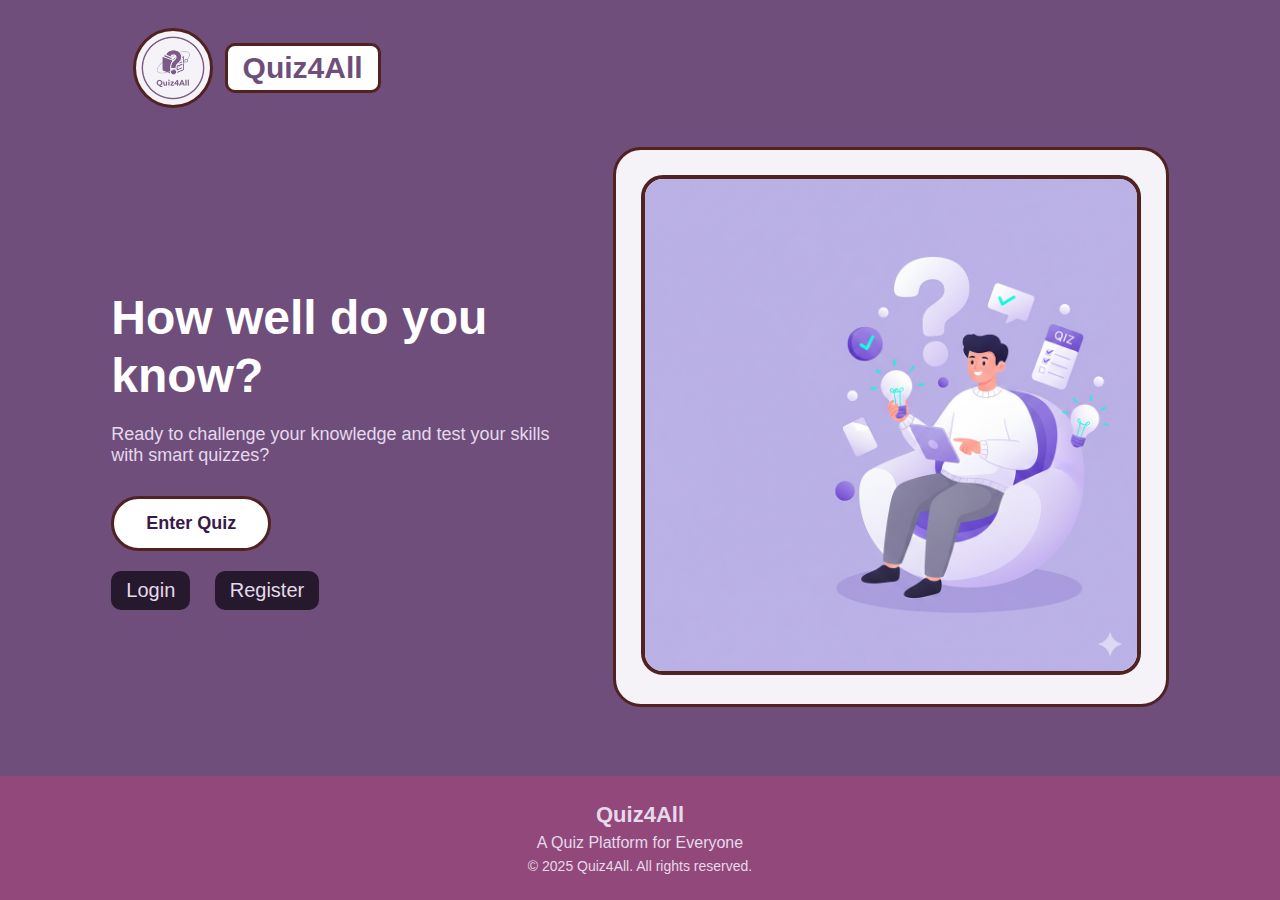
<file: index.html>
<!DOCTYPE html>
<html lang="en">
<head>
    <meta charset="UTF-8">
    <meta name="viewport" content="width=device-width, initial-scale=1.0">
    <title>Quiz4All - Test Your Knowledge</title>
    <link rel="stylesheet" href="css/style.css">
    <link rel="icon" type="image/png" href="images/Mainlogo.png">
</head>
<body>
    <!--------------Nav-Bar----------------->
    <nav class="navbar">
        <div class="logo">
            <img src="images/Mainlogo.png" alt="Quiz4All Logo">
            <span>Quiz4All</span>
        </div>
    </nav>

    <!--------------Hero-section----------------->
    <section class="hero">
        <div class="hero-left">
            <h1>How well do you know?</h1>
            <p class="subtitle">
                Ready to challenge your knowledge and test your skills with smart quizzes?
            </p>

            <button class="primary-btn" onclick="goToCategoryPage()">Enter Quiz</button>
            
            <div class="auth-links">
                <a href="login.html" class="per-link">Login</a>
                <a href="register.html" class="per-link">Register</a>
            </div>
        </div>

        <div class="hero-right">
            <div class="image-card">
                <img src="images/hero_banner.png" alt="Quiz Banner">
            </div>
        </div>
    </section>

    <footer class="footer">
        <div class="footer-content">
            <p class="footer-title">Quiz4All</p>
            <p>A Quiz Platform for Everyone</p>
            <p class="copyright">
                © 2025 Quiz4All. All rights reserved.
            </p>
        </div>
    </footer>

    <script>
        function goToCategoryPage() {
            window.location.href = "category.html";
        }
    </script>
</body>
</html>
</file>
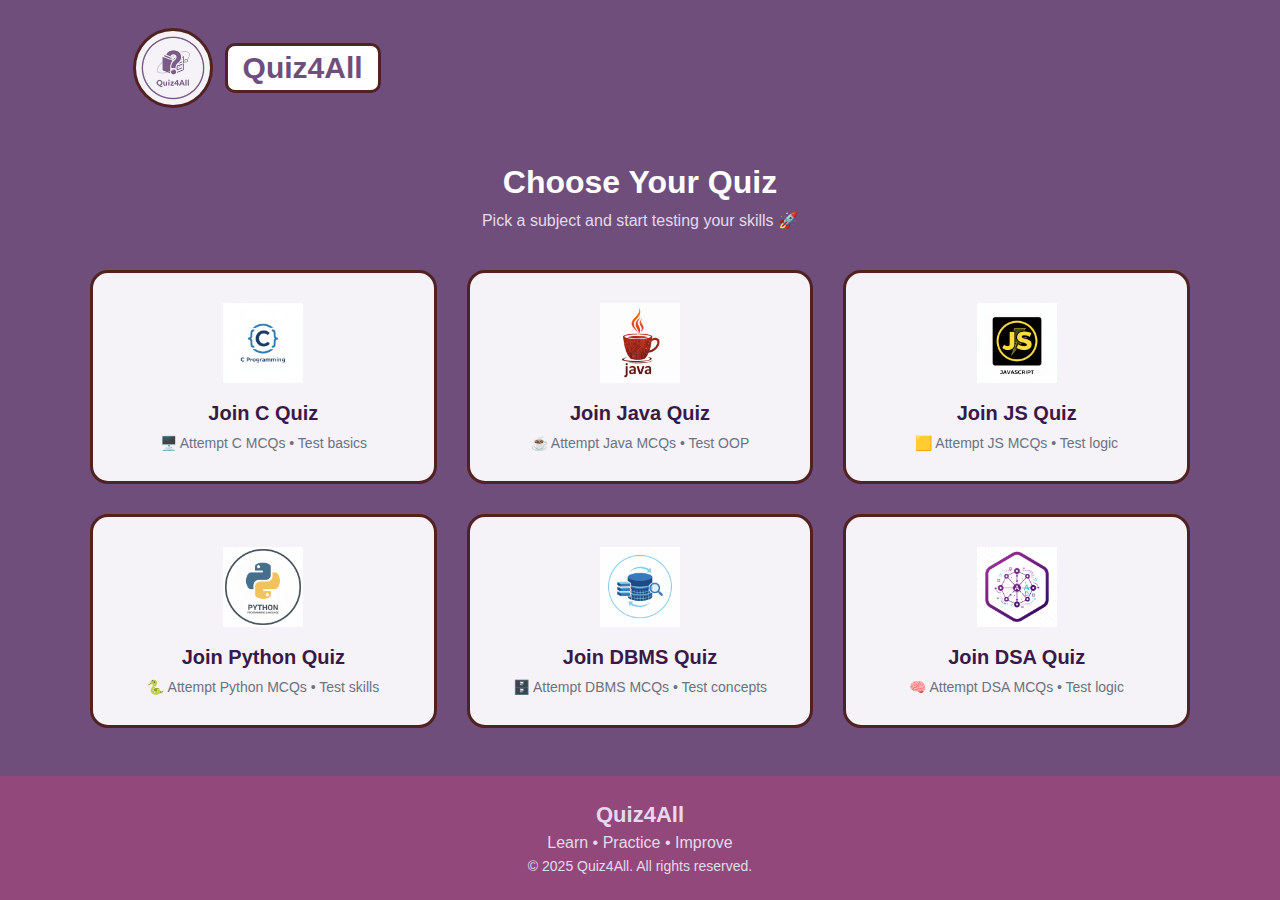
<file: category.html>
<!DOCTYPE html>
<html lang="en">
<head>
    <meta charset="UTF-8">
    <meta name="viewport" content="width=device-width, initial-scale=1.0">
    <title>Select Quiz Category - Quiz4All</title>
    <link rel="stylesheet" href="css/style.css">
    <link rel="icon" type="image/png" href="images/Mainlogo.png">
</head>
<body>
    <!--------------Nav-Bar----------------->
    <nav class="navbar">
        <div class="logo">
            <a href="index.html">
                <img src="images/Mainlogo.png" alt="Quiz4All Logo">
            </a>
            <span>Quiz4All</span>
        </div>
    </nav>

    <!-- CATEGORY SECTION -->
    <section class="category-page">
        <h2 class="section-title">Choose Your Quiz</h2>
        <p class="section-desc">Pick a subject and start testing your skills 🚀</p>

        <div class="card-grid" id="fieldGrid">
            <div class="card" onclick="goToQuizPage('c')">
                <img src="images/letter-c.png" alt="C Programming">
                <h3>Join C Quiz</h3>
                <p>🖥️ Attempt C MCQs • Test basics</p>
            </div>

            <div class="card" onclick="goToQuizPage('java')">
                <img src="images/java.png" alt="Java">
                <h3>Join Java Quiz</h3>
                <p>☕ Attempt Java MCQs • Test OOP</p>
            </div>

            <div class="card" onclick="goToQuizPage('js')">
                <img src="images/js.png" alt="JavaScript">
                <h3>Join JS Quiz</h3>
                <p>🟨 Attempt JS MCQs • Test logic</p>
            </div>

            <div class="card" onclick="goToQuizPage('python')">
                <img src="images/python.png" alt="Python">
                <h3>Join Python Quiz</h3>
                <p>🐍 Attempt Python MCQs • Test skills</p>
            </div>

            <div class="card" onclick="goToQuizPage('dbms')">
                <img src="images/dbms.jpg" alt="DBMS">
                <h3>Join DBMS Quiz</h3>
                <p>🗄️ Attempt DBMS MCQs • Test concepts</p>
            </div>

            <div class="card" onclick="goToQuizPage('dsa')">
                <img src="images/dsa.jpg" alt="DSA">
                <h3>Join DSA Quiz</h3>
                <p>🧠 Attempt DSA MCQs • Test logic</p>
            </div>
        </div>
    </section>

    <footer class="footer">
        <div class="footer-content">
            <p class="footer-title">Quiz4All</p>
            <p>Learn • Practice • Improve</p>
            <p class="copyright">
                © 2025 Quiz4All. All rights reserved.
            </p>
        </div>
    </footer>

    <script>
        function goToQuizPage(subject) {
            window.location.href = "quiz.html?subject=" + subject;
        }
    </script>
</body>
</html>
</file>
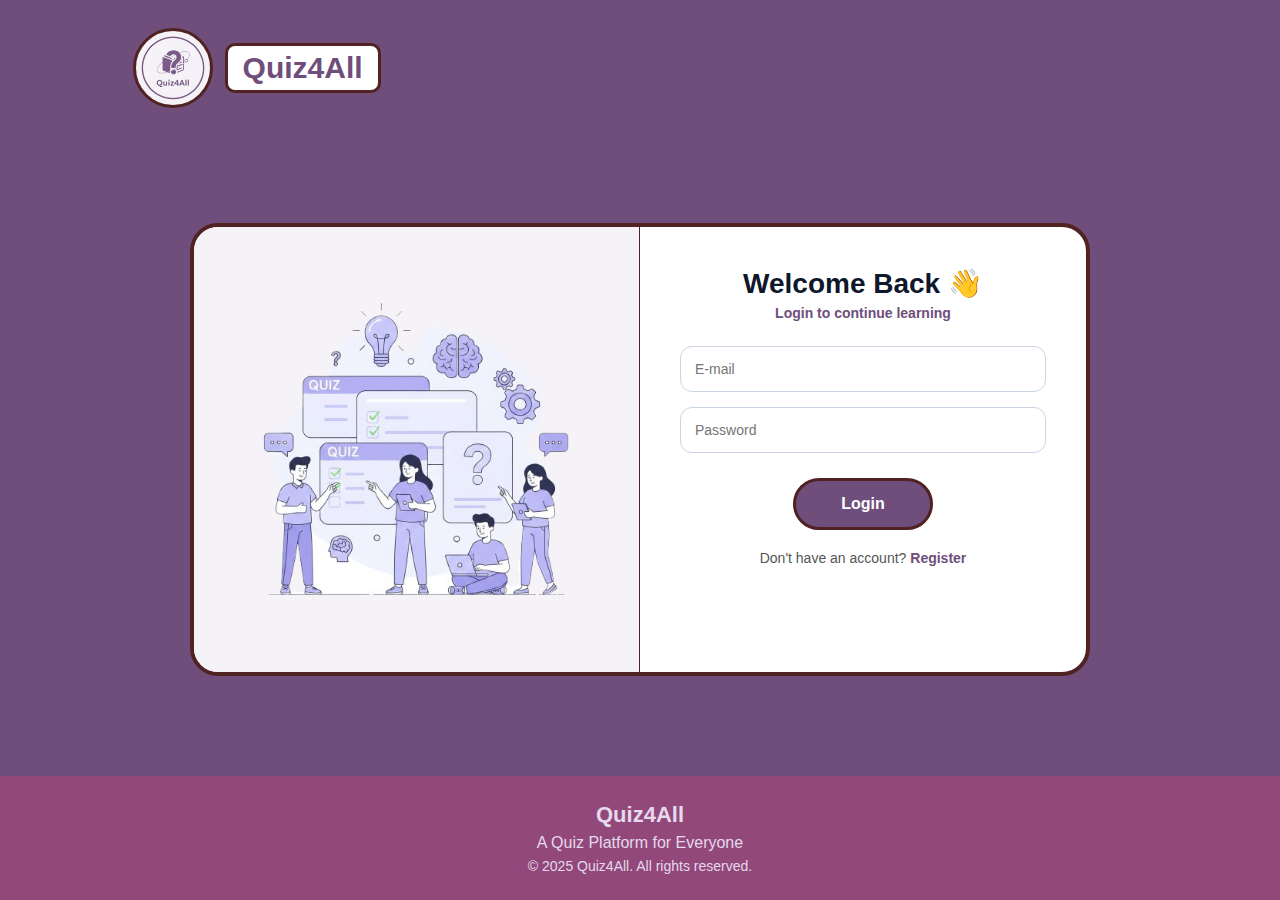
<file: login.html>
<!DOCTYPE html>
<html lang="en">
<head>
    <meta charset="UTF-8">
    <meta name="viewport" content="width=device-width, initial-scale=1.0">
    <title>Login - Quiz4All</title>
    <link rel="stylesheet" href="css/style.css">
    <link rel="icon" type="image/png" href="images/Mainlogo.png">
</head>
<body>
    <!--------------Nav-Bar----------------->
    <nav class="navbar">
        <div class="logo">
            <a href="index.html">
                <img src="images/Mainlogo.png" alt="Quiz4All Logo">
            </a>
            <span>Quiz4All</span>
        </div>
    </nav>

    <!--------------Login-Section----------------->
    <section class="auth-page">
        <div class="auth-card">
            <!--Left img-->
            <div class="auth-image">
                <img src="images/loginpage-banner.png" alt="Login Illustration">
            </div>

            <!--Right side form-->
            <div class="auth-form">
                <h2>Welcome Back 👋</h2>
                <p class="auth-subtitle">Login to continue learning</p>
                
                <form id="loginForm" onsubmit="handleLogin(event)">
                    <input type="email" id="email" placeholder="E-mail" required>
                    <input type="password" id="password" placeholder="Password" required>

                    <button type="submit" class="auth-btn">Login</button>

                    <p class="auth-switch">
                        Don't have an account?
                        <a href="register.html">Register</a>
                    </p>
                </form>
            </div>
        </div>
    </section>

    <footer class="footer">
        <div class="footer-content">
            <p class="footer-title">Quiz4All</p>
            <p>A Quiz Platform for Everyone</p>
            <p class="copyright">
                © 2025 Quiz4All. All rights reserved.
            </p>
        </div>
    </footer>

    <script>
        function handleLogin(event) {
            event.preventDefault();
            const email = document.getElementById('email').value;
            const password = document.getElementById('password').value;
            
            // Simple validation demo
            if (email && password) {
                alert('Login successful! Welcome back to Quiz4All.');
                window.location.href = 'category.html';
            }
        }
    </script>
</body>
</html>
</file>
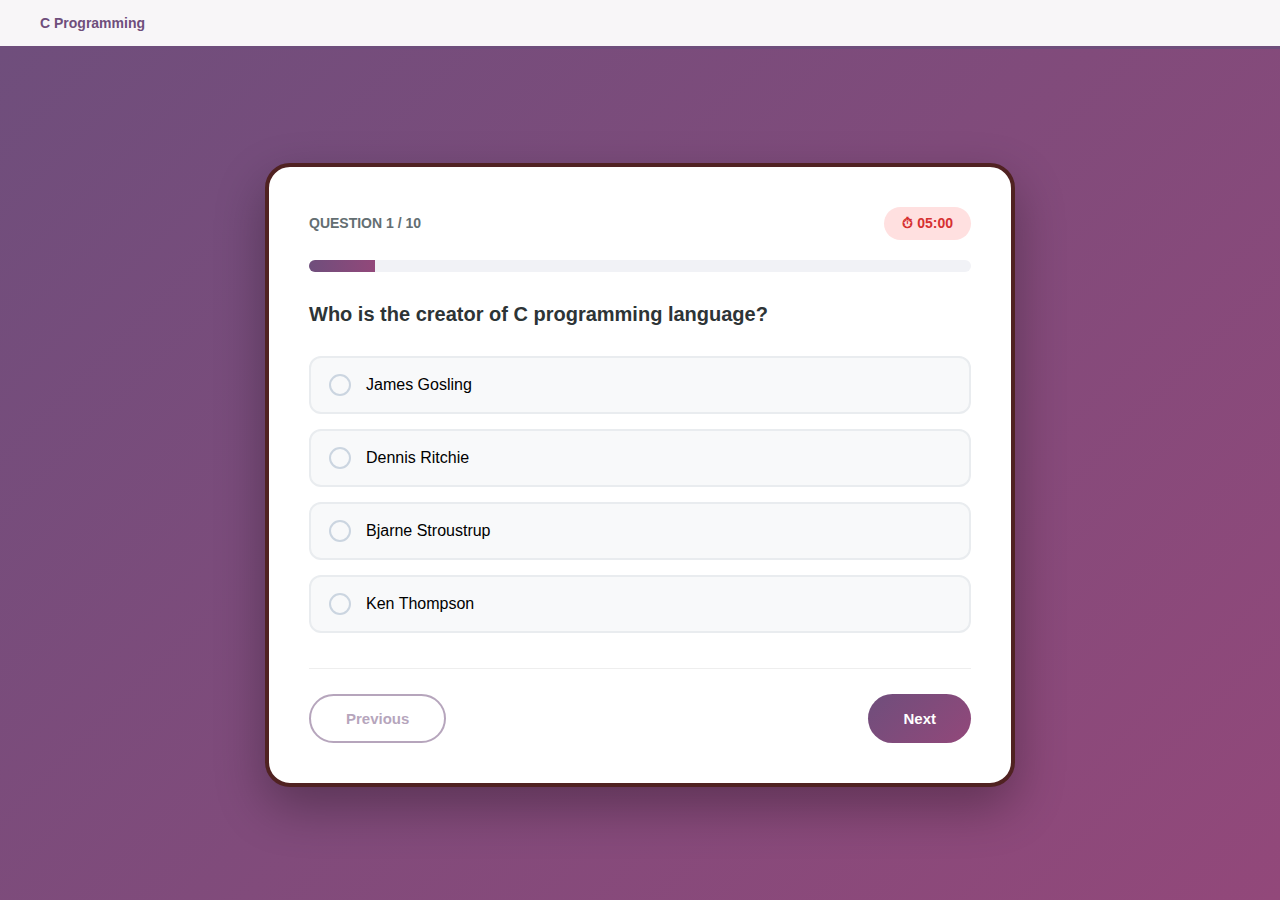
<file: quiz.html>
<!DOCTYPE html>
<html lang="en">
<head>
    <meta charset="UTF-8">
    <meta name="viewport" content="width=device-width, initial-scale=1.0">
    <title>Quiz - Quiz4All</title>
    <link rel="stylesheet" href="css/style.css">
    <link rel="icon" type="image/png" href="images/Mainlogo.png">
</head>
<body>
    <!-- NAVBAR -->
    <nav class="quiz-header-nav">
<!--        <div class="quiz-logo-small">-->
<!--            <a href="index.html">-->
<!--                <img src="images/Mainlogo.png" alt="Quiz4All">-->
<!--            </a>-->
<!--            <span>Quiz4All</span>-->
<!--        </div>-->
        <div class="user-profile" id="categoryDisplay">Loading...</div>
    </nav>

    <!-- QUIZ AREA -->
    <section class="quiz-container">
        <div class="quiz-card" id="quizCard">
            <!-- Quiz content will be dynamically loaded here -->
        </div>
    </section>

    <script>
        // Quiz Data for all categories
        const quizData = {
            c: {
                name: "C Programming",
                questions: [
                    {
                        question: "Who is the creator of C programming language?",
                        options: ["James Gosling", "Dennis Ritchie", "Bjarne Stroustrup", "Ken Thompson"],
                        correct: 1
                    },
                    {
                        question: "Which of the following is the correct way to declare a pointer in C?",
                        options: ["int ptr;", "int *ptr;", "pointer int ptr;", "int &ptr;"],
                        correct: 1
                    },
                    {
                        question: "What is the size of 'int' data type in C (typically on 32-bit systems)?",
                        options: ["2 bytes", "4 bytes", "8 bytes", "Depends on compiler"],
                        correct: 1
                    },
                    {
                        question: "Which function is used to allocate memory dynamically in C?",
                        options: ["alloc()", "malloc()", "new()", "create()"],
                        correct: 1
                    },
                    {
                        question: "What does the 'printf()' function return?",
                        options: ["Always 0", "Number of characters printed", "Always 1", "Void"],
                        correct: 1
                    },
                    {
                        question: "Which header file is required for using 'strlen()' function?",
                        options: ["stdio.h", "stdlib.h", "string.h", "math.h"],
                        correct: 2
                    },
                    {
                        question: "What is the output of: printf('%d', 5/2);",
                        options: ["2.5", "2", "3", "Error"],
                        correct: 1
                    },
                    {
                        question: "Which operator is used to access the value at a pointer address?",
                        options: ["&", "*", "->", "."],
                        correct: 1
                    },
                    {
                        question: "What is a structure in C?",
                        options: ["A function", "A user-defined data type", "A loop", "A keyword"],
                        correct: 1
                    },
                    {
                        question: "Which loop executes at least once?",
                        options: ["for loop", "while loop", "do-while loop", "None"],
                        correct: 2
                    }
                ]
            },
            java: {
                name: "Java Programming",
                questions: [
                    {
                        question: "Who created Java programming language?",
                        options: ["Microsoft", "Sun Microsystems", "Apple", "IBM"],
                        correct: 1
                    },
                    {
                        question: "Which of the following is NOT a Java access modifier?",
                        options: ["public", "private", "protected", "external"],
                        correct: 3
                    },
                    {
                        question: "What is the default value of a boolean variable in Java?",
                        options: ["true", "false", "0", "null"],
                        correct: 1
                    },
                    {
                        question: "Which keyword is used to inherit a class in Java?",
                        options: ["implements", "extends", "inherits", "uses"],
                        correct: 1
                    },
                    {
                        question: "What does JVM stand for?",
                        options: ["Java Variable Machine", "Java Virtual Machine", "Java Visual Machine", "Java Verified Machine"],
                        correct: 1
                    },
                    {
                        question: "Which method is the entry point of a Java program?",
                        options: ["start()", "run()", "main()", "execute()"],
                        correct: 2
                    },
                    {
                        question: "How many bytes does a 'long' data type occupy in Java?",
                        options: ["4 bytes", "8 bytes", "2 bytes", "16 bytes"],
                        correct: 1
                    },
                    {
                        question: "Which of these is NOT a wrapper class in Java?",
                        options: ["Integer", "Float", "int", "Character"],
                        correct: 2
                    },
                    {
                        question: "What is the parent class of all classes in Java?",
                        options: ["Class", "Object", "Main", "Super"],
                        correct: 1
                    },
                    {
                        question: "Which exception is thrown when dividing by zero?",
                        options: ["NullPointerException", "ArithmeticException", "DivideException", "MathException"],
                        correct: 1
                    }
                ]
            },
            js: {
                name: "JavaScript",
                questions: [
                    {
                        question: "Which of the following is used to declare a constant in JavaScript?",
                        options: ["var", "let", "const", "static"],
                        correct: 2
                    },
                    {
                        question: "What is the output of: typeof null?",
                        options: ["'null'", "'undefined'", "'object'", "'number'"],
                        correct: 2
                    },
                    {
                        question: "Which method adds an element to the end of an array?",
                        options: ["push()", "pop()", "shift()", "unshift()"],
                        correct: 0
                    },
                    {
                        question: "What does '===' operator do in JavaScript?",
                        options: ["Loose equality", "Strict equality", "Assignment", "Comparison only"],
                        correct: 1
                    },
                    {
                        question: "Which function is used to parse a string to an integer?",
                        options: ["parseInt()", "toInt()", "Integer()", "parseInteger()"],
                        correct: 0
                    },
                    {
                        question: "What is the scope of a variable declared with 'let'?",
                        options: ["Global scope", "Function scope", "Block scope", "Module scope"],
                        correct: 2
                    },
                    {
                        question: "Which event fires when an HTML document has been completely loaded?",
                        options: ["onload", "onready", "ondocumentready", "DOMContentLoaded"],
                        correct: 3
                    },
                    {
                        question: "What does 'NaN' stand for in JavaScript?",
                        options: ["Not a Null", "Not a Number", "New and Null", "None"],
                        correct: 1
                    },
                    {
                        question: "Which method creates a new array with all elements that pass a test?",
                        options: ["map()", "filter()", "reduce()", "forEach()"],
                        correct: 1
                    },
                    {
                        question: "What is the output of: console.log(0.1 + 0.2 === 0.3)?",
                        options: ["true", "false", "undefined", "Error"],
                        correct: 1
                    }
                ]
            },
            python: {
                name: "Python Programming",
                questions: [
                    {
                        question: "Who created Python programming language?",
                        options: ["James Gosling", "Guido van Rossum", "Dennis Ritchie", "Brendan Eich"],
                        correct: 1
                    },
                    {
                        question: "Which of the following is used to define a function in Python?",
                        options: ["function", "def", "func", "define"],
                        correct: 1
                    },
                    {
                        question: "What is the output of: print(3 ** 2)?",
                        options: ["6", "9", "8", "Error"],
                        correct: 1
                    },
                    {
                        question: "Which data type is mutable in Python?",
                        options: ["tuple", "string", "list", "int"],
                        correct: 2
                    },
                    {
                        question: "What does 'len()' function do?",
                        options: ["Returns length", "Creates list", "Sorts elements", "Counts items"],
                        correct: 0
                    },
                    {
                        question: "Which keyword is used to handle exceptions in Python?",
                        options: ["catch", "except", "try", "handle"],
                        correct: 1
                    },
                    {
                        question: "What is the correct way to create a dictionary?",
                        options: ["dict = []", "dict = {}", "dict = ()", "dict = ''"],
                        correct: 1
                    },
                    {
                        question: "Which method removes the last item from a list?",
                        options: ["remove()", "delete()", "pop()", "clear()"],
                        correct: 2
                    },
                    {
                        question: "What is a lambda function in Python?",
                        options: ["Named function", "Anonymous function", "Recursive function", "Built-in function"],
                        correct: 1
                    },
                    {
                        question: "Which module is used for working with regular expressions?",
                        options: ["regex", "re", "regexp", "pattern"],
                        correct: 1
                    }
                ]
            },
            dbms: {
                name: "Database Management System",
                questions: [
                    {
                        question: "What does SQL stand for?",
                        options: ["Structured Query Language", "Simple Query Language", "System Query Language", "Standard Query Language"],
                        correct: 0
                    },
                    {
                        question: "Which SQL command is used to retrieve data?",
                        options: ["GET", "FETCH", "SELECT", "RETRIEVE"],
                        correct: 2
                    },
                    {
                        question: "What is a primary key?",
                        options: ["A foreign key", "A unique identifier", "A password", "An index"],
                        correct: 1
                    },
                    {
                        question: "Which normal form eliminates transitive dependencies?",
                        options: ["1NF", "2NF", "3NF", "BCNF"],
                        correct: 2
                    },
                    {
                        question: "What type of relationship exists when one record in Table A relates to many records in Table B?",
                        options: ["One-to-One", "One-to-Many", "Many-to-Many", "None"],
                        correct: 1
                    },
                    {
                        question: "Which clause is used to filter grouped data?",
                        options: ["WHERE", "HAVING", "GROUP BY", "FILTER"],
                        correct: 1
                    },
                    {
                        question: "What is ACID in database systems?",
                        options: ["A chemical compound", "A set of properties", "A query language", "A data type"],
                        correct: 1
                    },
                    {
                        question: "Which join returns all records from the left table?",
                        options: ["INNER JOIN", "RIGHT JOIN", "LEFT JOIN", "FULL JOIN"],
                        correct: 2
                    },
                    {
                        question: "What does DDL stand for?",
                        options: ["Data Definition Language", "Data Description Language", "Database Definition Language", "Data Design Language"],
                        correct: 0
                    },
                    {
                        question: "Which command is used to remove all records from a table but keep the structure?",
                        options: ["DELETE", "DROP", "TRUNCATE", "REMOVE"],
                        correct: 2
                    }
                ]
            },
            dsa: {
                name: "Data Structures & Algorithms",
                questions: [
                    {
                        question: "What is the time complexity of binary search?",
                        options: ["O(n)", "O(log n)", "O(n log n)", "O(1)"],
                        correct: 1
                    },
                    {
                        question: "Which data structure follows LIFO principle?",
                        options: ["Queue", "Stack", "Array", "Linked List"],
                        correct: 1
                    },
                    {
                        question: "What is the worst-case time complexity of quicksort?",
                        options: ["O(n log n)", "O(n²)", "O(n)", "O(log n)"],
                        correct: 1
                    },
                    {
                        question: "Which sorting algorithm has the best average-case performance?",
                        options: ["Bubble Sort", "Selection Sort", "Merge Sort", "Insertion Sort"],
                        correct: 2
                    },
                    {
                        question: "What is a graph data structure?",
                        options: ["Linear data structure", "Non-linear data structure", "Static structure", "None"],
                        correct: 1
                    },
                    {
                        question: "Which traversal visits the root node first?",
                        options: ["In-order", "Pre-order", "Post-order", "Level-order"],
                        correct: 1
                    },
                    {
                        question: "What is the space complexity of an array?",
                        options: ["O(1)", "O(n)", "O(log n)", "O(n²)"],
                        correct: 1
                    },
                    {
                        question: "Which data structure is best for implementing a priority queue?",
                        options: ["Array", "Linked List", "Heap", "Stack"],
                        correct: 2
                    },
                    {
                        question: "What is the time complexity of accessing an element in an array by index?",
                        options: ["O(1)", "O(n)", "O(log n)", "O(n²)"],
                        correct: 0
                    },
                    {
                        question: "Which algorithm is used to find the shortest path in a weighted graph?",
                        options: ["BFS", "DFS", "Dijkstra's Algorithm", "Binary Search"],
                        correct: 2
                    }
                ]
            }
        };

        // Quiz State
        let currentQuiz = null;
        let currentQuestionIndex = 0;
        let userAnswers = [];
        let timer = null;
        let timeLeft = 300; // 5 minutes in seconds

        // Get subject from URL
        function getSubjectFromURL() {
            const params = new URLSearchParams(window.location.search);
            return params.get('subject') || 'c';
        }

        // Initialize Quiz
        function initQuiz() {
            const subject = getSubjectFromURL();
            currentQuiz = quizData[subject];
            
            if (!currentQuiz) {
                document.getElementById('quizCard').innerHTML = `
                    <div class="results-card">
                        <div class="results-icon">❌</div>
                        <h2 class="results-title">Quiz Not Found</h2>
                        <p class="results-message">The selected quiz category does not exist.</p>
                        <button class="btn btn-next" onclick="window.location.href='category.html'">Back to Categories</button>
                    </div>
                `;
                return;
            }

            document.getElementById('categoryDisplay').textContent = currentQuiz.name;
            userAnswers = new Array(currentQuiz.questions.length).fill(null);
            showQuestion();
            startTimer();
        }

        // Show Current Question
        function showQuestion() {
            const question = currentQuiz.questions[currentQuestionIndex];
            const progress = ((currentQuestionIndex + 1) / currentQuiz.questions.length) * 100;
            
            let optionsHTML = '';
            question.options.forEach((option, index) => {
                const isSelected = userAnswers[currentQuestionIndex] === index;
                optionsHTML += `
                    <li class="option-item">
                        <input type="radio" id="opt${index}" name="answer" value="${index}" ${isSelected ? 'checked' : ''}>
                        <label for="opt${index}">
                            <span class="custom-radio"></span>
                            ${option}
                        </label>
                    </li>
                `;
            });

            document.getElementById('quizCard').innerHTML = `
                <div class="quiz-header">
                    <div class="question-counter">Question ${currentQuestionIndex + 1} / ${currentQuiz.questions.length}</div>
                    <div class="quiz-timer" id="timer">⏱ ${formatTime(timeLeft)}</div>
                </div>

                <div class="progress-container">
                    <div class="progress-fill" style="width: ${progress}%"></div>
                </div>

                <h2 class="question-text">${question.question}</h2>

                <ul class="options-list">
                    ${optionsHTML}
                </ul>

                <div class="quiz-footer">
                    <button class="btn btn-prev" onclick="previousQuestion()" ${currentQuestionIndex === 0 ? 'disabled' : ''}>Previous</button>
                    ${currentQuestionIndex === currentQuiz.questions.length - 1 
                        ? `<button class="btn btn-next" onclick="submitQuiz()">Submit</button>`
                        : `<button class="btn btn-next" onclick="nextQuestion()">Next</button>`
                    }
                </div>
            `;

            // Add event listeners to options
            document.querySelectorAll('input[name="answer"]').forEach(radio => {
                radio.addEventListener('change', function() {
                    userAnswers[currentQuestionIndex] = parseInt(this.value);
                });
            });
        }

        // Format time
        function formatTime(seconds) {
            const mins = Math.floor(seconds / 60);
            const secs = seconds % 60;
            return `${mins.toString().padStart(2, '0')}:${secs.toString().padStart(2, '0')}`;
        }

        // Start Timer
        function startTimer() {
            timer = setInterval(() => {
                timeLeft--;
                const timerEl = document.getElementById('timer');
                if (timerEl) {
                    timerEl.textContent = `⏱ ${formatTime(timeLeft)}`;
                    if (timeLeft <= 60) {
                        timerEl.style.background = '#ffcccc';
                        timerEl.style.color = '#cc0000';
                    }
                }
                
                if (timeLeft <= 0) {
                    clearInterval(timer);
                    submitQuiz();
                }
            }, 1000);
        }

        // Next Question
        function nextQuestion() {
            if (currentQuestionIndex < currentQuiz.questions.length - 1) {
                currentQuestionIndex++;
                showQuestion();
            }
        }

        // Previous Question
        function previousQuestion() {
            if (currentQuestionIndex > 0) {
                currentQuestionIndex--;
                showQuestion();
            }
        }

        // Submit Quiz
        function submitQuiz() {
            clearInterval(timer);
            
            let correctAnswers = 0;
            userAnswers.forEach((answer, index) => {
                if (answer === currentQuiz.questions[index].correct) {
                    correctAnswers++;
                }
            });

            const score = Math.round((correctAnswers / currentQuiz.questions.length) * 100);
            const attempted = userAnswers.filter(a => a !== null).length;
            
            let message = '';
            let icon = '';
            if (score >= 80) {
                message = 'Excellent work! You are a master!';
                icon = '🏆';
            } else if (score >= 60) {
                message = 'Good job! Keep practicing!';
                icon = '👏';
            } else if (score >= 40) {
                message = 'Not bad! Room for improvement!';
                icon = '💪';
            } else {
                message = 'Keep learning! You will get better!';
                icon = '📚';
            }

            document.getElementById('quizCard').innerHTML = `
                <div class="results-card">
                    <div class="results-icon">${icon}</div>
                    <h2 class="results-title">Quiz Completed!</h2>
                    <div class="results-score">${score}%</div>
                    <p class="results-message">${message}</p>
                    
                    <div class="results-details">
                        <div class="result-stat">
                            <div class="result-stat-value">${correctAnswers}</div>
                            <div class="result-stat-label">Correct</div>
                        </div>
                        <div class="result-stat">
                            <div class="result-stat-value">${currentQuiz.questions.length - correctAnswers}</div>
                            <div class="result-stat-label">Incorrect</div>
                        </div>
                        <div class="result-stat">
                            <div class="result-stat-value">${attempted}</div>
                            <div class="result-stat-label">Attempted</div>
                        </div>
                    </div>
                    
                    <button class="btn btn-next" onclick="window.location.href='category.html'">Back to Categories</button>
                </div>
            `;
        }

        // Initialize on page load
        window.onload = initQuiz;
    </script>
</body>
</html>
</file>
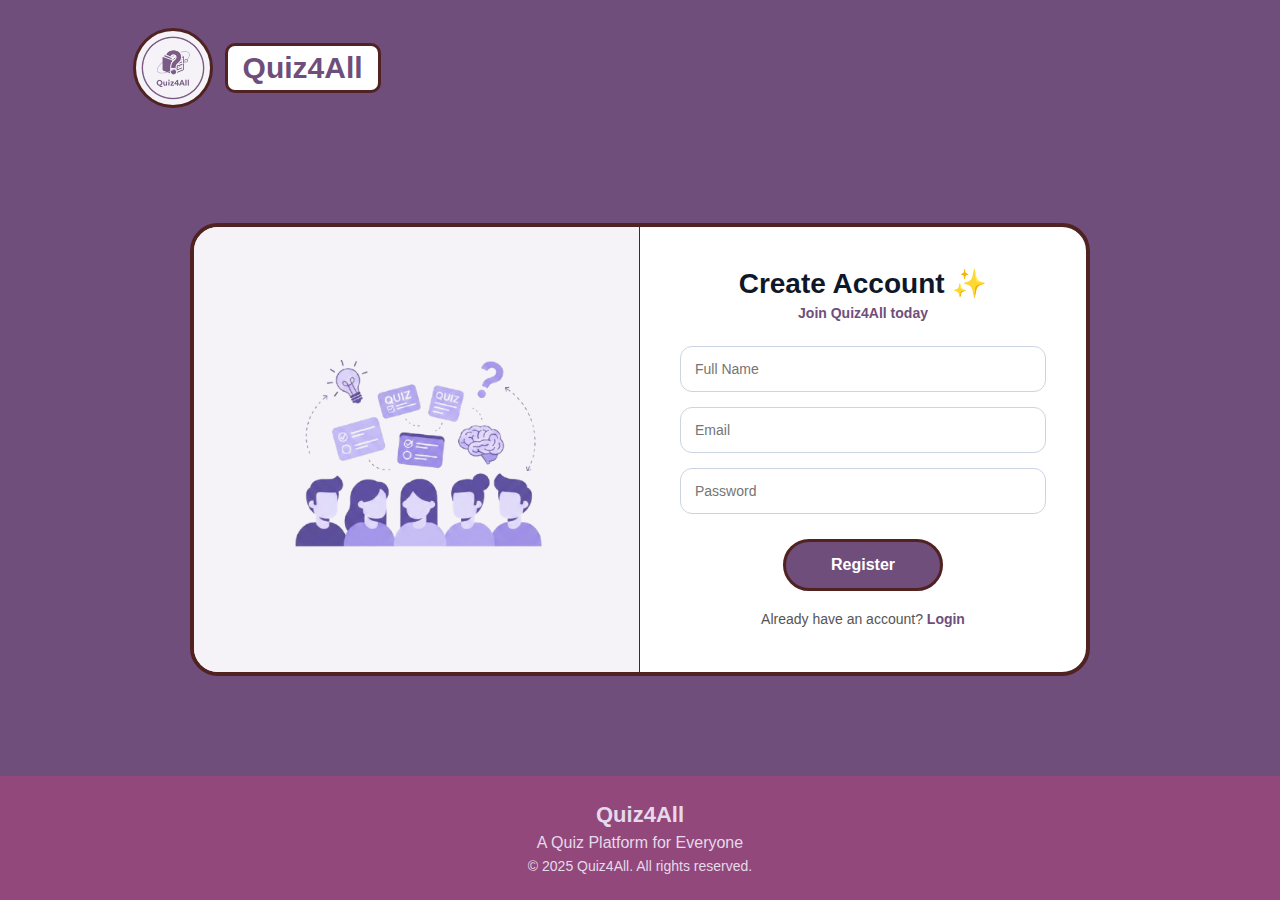
<file: register.html>
<!DOCTYPE html>
<html lang="en">
<head>
    <meta charset="UTF-8">
    <meta name="viewport" content="width=device-width, initial-scale=1.0">
    <title>Register - Quiz4All</title>
    <link rel="stylesheet" href="css/style.css">
    <link rel="icon" type="image/png" href="images/Mainlogo.png">
</head>
<body>
    <!--------------Nav-Bar----------------->
    <nav class="navbar">
        <div class="logo">
            <a href="index.html">
                <img src="images/Mainlogo.png" alt="Quiz4All Logo">
            </a>
            <span>Quiz4All</span>
        </div>
    </nav>

    <!-- REGISTER SECTION -->
    <section class="auth-page">
        <div class="auth-card">
            <!-- LEFT IMAGE -->
            <div class="auth-image">
                <img src="images/registerpage-banner.png" alt="Register Illustration">
            </div>

            <!-- RIGHT FORM -->
            <div class="auth-form">
                <h2>Create Account ✨</h2>
                <p class="auth-subtitle">Join Quiz4All today</p>

                <form id="registerForm" onsubmit="handleRegister(event)">
                    <input type="text" id="fullname" placeholder="Full Name" required>
                    <input type="email" id="email" placeholder="Email" required>
                    <input type="password" id="password" placeholder="Password" required>

                    <button type="submit" class="auth-btn">Register</button>

                    <p class="auth-switch">
                        Already have an account? <a href="login.html">Login</a>
                    </p>
                </form>
            </div>
        </div>
    </section>

    <footer class="footer">
        <div class="footer-content">
            <p class="footer-title">Quiz4All</p>
            <p>A Quiz Platform for Everyone</p>
            <p class="copyright">
                © 2025 Quiz4All. All rights reserved.
            </p>
        </div>
    </footer>

    <script>
        function handleRegister(event) {
            event.preventDefault();
            const fullname = document.getElementById('fullname').value;
            const email = document.getElementById('email').value;
            const password = document.getElementById('password').value;
            
            // Simple validation demo
            if (fullname && email && password) {
                alert('Registration successful! Welcome to Quiz4All, ' + fullname + '!');
                window.location.href = 'category.html';
            }
        }
    </script>
</body>
</html>
</file>
<file: css/style.css>
:root {
  --bg-main: #6F4E7C;
  --bg-secondary: #92487A;
  --text-main: #FFFFFF;
  --text-muted: #E5D9EC;
  --btn-bg: #FFFFFF;
  --card-bg: #F5F3F7;
  --border-color: rgb(80, 34, 34);
  --hover-bg: #f0e6f5;
}

* {
  padding: 0;
  margin: 0;
  box-sizing: border-box;
  font-family: 'Segoe UI', Tahoma, Geneva, Verdana, sans-serif;
}

body {
  background: var(--bg-main);
  min-height: 100vh;
  display: flex;
  flex-direction: column;
}

/* --------------NavBar----------------- */
.navbar {
  padding: 16px 50px;
  display: flex;
  align-items: center;
}

.logo {
  display: flex;
  align-items: center;
  gap: 12px;
  margin-top: 1%;
  margin-left: 7%;
}

.logo img {
  height: 80px;
  width: auto;
  max-width: 100%;
  background-color: #F5F3F7;
  border-radius: 50px;
  padding: 5px;
  display: flex;
  border: var(--border-color) 3px solid;
}

.logo span {
  font-size: 30px;
  font-weight: 700;
  color: var(--bg-main);
  background-color: #FFFFFF;
  border-radius: 10px;
  padding: 5px 15px;
  border: var(--border-color) 3px solid;
}

.logo a {
  text-decoration: none;
}

/* --------------Hero Section----------------- */
.hero {
  min-height: 70vh;
  display: flex;
  align-items: center;
  justify-content: space-evenly;
  padding: 0 60px;
  flex-wrap: wrap;
  flex: 1;
}

.hero-left {
  max-width: 450px;
}

.hero-left h1 {
  font-size: 48px;
  line-height: 1.2;
  margin-bottom: 20px;
  color: var(--text-main);
}

.subtitle {
  font-size: 18px;
  color: var(--text-muted);
  margin-bottom: 30px;
}

.primary-btn {
  background-color: var(--btn-bg);
  color: #3a1948;
  padding: 14px 32px;
  font-size: 18px;
  font-weight: 700;
  cursor: pointer;
  border-radius: 30px;
  border: var(--border-color) 3px solid;
  transition: all 0.3s ease;
}

.primary-btn:hover {
  opacity: 0.9;
  transform: scale(1.05);
  box-shadow: 0 8px 20px rgba(0,0,0,0.2);
}

.auth-links {
  margin-top: 20px;
}

.auth-links a {
  color: var(--text-muted);
  margin-right: 20px;
  text-decoration: none;
  font-size: 20px;
  font-weight: 500;
  background-color: #27192d;
  border-radius: 10px;
  padding: 8px 15px;
  transition: all 0.3s ease;
  display: inline-block;
}

.auth-links a:hover {
  text-decoration: underline;
  opacity: 0.9;
  transform: translateY(-2px);
}

.image-card {
  background: var(--card-bg);
  border-radius: 28px;
  padding: 25px;
  width: 100%;
  border: var(--border-color) 3px solid;
  margin-bottom: 5vh;
}

.image-card img {
  width: 500px;
  max-width: 100%;
  height: auto;
  border-radius: 22px;
  border: var(--border-color) 4px solid;
}

.section-title {
  text-align: center;
  font-size: 32px;
  margin-bottom: 40px;
  color: var(--text-main);
}

/* --------------Auth Page----------------- */
.auth-page {
  min-height: 60vh;
  display: flex;
  justify-content: center;
  align-items: center;
  flex: 1;
  padding: 40px 20px;
}

.auth-card {
  background-color: #FFFFFF;
  max-width: 900px;
  width: 100%;
  display: grid;
  grid-template-columns: 1fr 1fr;
  border: var(--border-color) 4px solid;
  border-radius: 28px;
  overflow: hidden;
}

.auth-image {
  background-color: #F5F3F7;
  display: flex;
  align-items: center;
  justify-content: center;
  padding: 30px;
  border-right: var(--border-color) 1px solid;
}

.auth-image img {
  max-width: 100%;
  height: auto;
}

.auth-form {
  padding: 40px;
  text-align: center;
}

.auth-form h2 {
  color: #0F172A;
  margin-bottom: 5px;
  font-size: 28px;
}

.auth-subtitle {
  font-size: 14px;
  color: var(--bg-main);
  margin-bottom: 25px;
  font-weight: 600;
}

.auth-form input {
  width: 100%;
  padding: 14px;
  margin-bottom: 15px;
  border-radius: 12px;
  border: 1px solid #CBD5E1;
  font-size: 14px;
  transition: all 0.3s ease;
}

.auth-form input:focus {
  border: var(--border-color) 2px solid;
  outline: none;
}

.auth-switch {
  font-size: 14px;
  margin-top: 20px;
  color: #555;
}

.auth-switch a {
  color: var(--bg-main);
  font-weight: 600;
  text-decoration: none;
}

.auth-switch a:hover {
  text-decoration: underline;
}

.auth-btn {
  background-color: var(--bg-main);
  color: white;
  padding: 14px 45px;
  font-size: 16px;
  font-weight: 700;
  cursor: pointer;
  border-radius: 30px;
  border: var(--border-color) 3px solid;
  transition: all 0.3s ease;
  margin-top: 10px;
}

.auth-btn:hover {
  opacity: 0.9;
  transform: scale(1.05);
}

/* --------------Category Page----------------- */
.category-page {
  min-height: 70vh;
  padding: 40px;
  text-align: center;
  flex: 1;
}

.category-page .section-title {
  margin-bottom: 10px;
}

.section-desc {
  color: var(--text-muted);
  margin-bottom: 40px;
  font-size: 16px;
}

.card-grid {
  display: grid;
  grid-template-columns: repeat(auto-fit, minmax(280px, 1fr));
  gap: 30px;
  max-width: 1100px;
  margin: auto;
}

.card {
  background: var(--card-bg);
  border-radius: 18px;
  padding: 30px 20px;
  border: 3px solid var(--border-color);
  cursor: pointer;
  transition: all 0.3s ease;
  text-align: center;
}

.card:hover {
  transform: translateY(-10px);
  box-shadow: 0 15px 30px rgba(0,0,0,0.25);
  background: #ffffff;
}

.card img {
  width: 80px;
  height: 80px;
  margin-bottom: 15px;
  object-fit: contain;
}

.card h3 {
  color: #3a1948;
  margin-bottom: 10px;
  font-size: 20px;
}

.card p {
  font-size: 14px;
  color: #6b7280;
}

/* --------------Quiz Page----------------- */
.quiz-header-nav {
  background: rgba(255, 255, 255, 0.95);
  padding: 15px 40px;
  display: flex;
  justify-content: space-between;
  align-items: center;
  border-bottom: 3px solid var(--bg-main);
}

.quiz-logo-small {
  display: flex;
  align-items: center;
  gap: 10px;
}

.quiz-logo-small img {
  height: 45px;
  border-radius: 50%;
  border: 2px solid var(--border-color);
}

.quiz-logo-small span {
  font-size: 22px;
  font-weight: 700;
  color: var(--bg-main);
}

.user-profile {
  color: var(--bg-main);
  font-size: 14px;
  font-weight: 600;
}

.quiz-container {
  flex: 1;
  display: flex;
  justify-content: center;
  align-items: center;
  padding: 30px 20px;
  background: linear-gradient(135deg, var(--bg-main), var(--bg-secondary));
}

.quiz-card {
  background: white;
  width: 100%;
  max-width: 750px;
  /* max-height: 70vh; */
  padding: 40px;
  border-radius: 25px;
  border: 4px solid var(--border-color);
  box-shadow: 0 20px 50px rgba(0,0,0,0.3);
}

.quiz-header {
  display: flex;
  justify-content: space-between;
  align-items: center;
  margin-bottom: 20px;
}

.question-counter {
  font-size: 14px;
  font-weight: 600;
  color: #636e72;
  text-transform: uppercase;
}

.quiz-timer {
  background: #ffe0e0;
  color: #d63031;
  padding: 8px 18px;
  border-radius: 30px;
  font-size: 14px;
  font-weight: 700;
}

.progress-container {
  width: 100%;
  height: 12px;
  background: #f1f2f6;
  border-radius: 20px;
  overflow: hidden;
  margin-bottom: 30px;
}

.progress-fill {
  height: 100%;
  background: linear-gradient(90deg, var(--bg-main), var(--bg-secondary));
  transition: width 0.3s ease;
}

.question-text {
  font-size: 20px;
  font-weight: 600;
  margin-bottom: 30px;
  color: #2d3436;
  line-height: 1.2;
}

.options-list {
  list-style: none;
  display: flex;
  flex-direction: column;
  gap: 15px;
}

.option-item {
  position: relative;
}

.option-item input {
  display: none;
}

.option-item label {
  display: flex;
  align-items: center;
  padding: 16px 18px;
  border-radius: 12px;
  border: 2px solid #e9ecef;
  background: #f8f9fa;
  cursor: pointer;
  transition: all 0.3s ease;
}

.option-item label:hover {
  border-color: var(--bg-main);
  transform: translateY(-2px);
  box-shadow: 0 4px 12px rgba(111, 78, 124, 0.15);
}

.custom-radio {
  width: 22px;
  height: 22px;
  border: 2px solid #cbd5e0;
  border-radius: 50%;
  margin-right: 15px;
  transition: all 0.3s ease;
  flex-shrink: 0;
}

.option-item input:checked + label {
  background: #f0e6f5;
  border-color: var(--bg-main);
  color: var(--bg-main);
}

.option-item input:checked + label .custom-radio {
  background: var(--bg-main);
  box-shadow: inset 0 0 0 4px white;
  border-color: var(--bg-main);
}

.option-item.correct label {
  background: #d4edda;
  border-color: #28a745;
  color: #155724;
}

.option-item.correct .custom-radio {
  background: #28a745;
  box-shadow: inset 0 0 0 4px white;
  border-color: #28a745;
}

.option-item.incorrect label {
  background: #f8d7da;
  border-color: #dc3545;
  color: #721c24;
}

.option-item.incorrect .custom-radio {
  background: #dc3545;
  box-shadow: inset 0 0 0 4px white;
  border-color: #dc3545;
}

.quiz-footer {
  margin-top: 35px;
  display: flex;
  justify-content: space-between;
  border-top: 1px solid #eee;
  padding-top: 25px;
}

.btn {
  padding: 14px 35px;
  border-radius: 50px;
  border: none;
  font-weight: 600;
  cursor: pointer;
  transition: all 0.3s ease;
  font-size: 15px;
}

.btn-prev {
  background: white;
  border: 2px solid var(--bg-main);
  color: var(--bg-main);
}

.btn-prev:hover:not(:disabled) {
  background: var(--bg-main);
  color: white;
}

.btn-prev:disabled {
  opacity: 0.5;
  cursor: not-allowed;
}

.btn-next {
  background: linear-gradient(135deg, var(--bg-main), var(--bg-secondary));
  color: white;
}

.btn-next:hover:not(:disabled) {
  transform: scale(1.05);
  box-shadow: 0 5px 15px rgba(111, 78, 124, 0.4);
}

.btn-next:disabled {
  opacity: 0.5;
  cursor: not-allowed;
}

/* Results Section */
.results-card {
  text-align: center;
  padding: 50px;
}

.results-icon {
  font-size: 80px;
  margin-bottom: 20px;
}

.results-title {
  font-size: 32px;
  color: var(--bg-main);
  margin-bottom: 15px;
}

.results-score {
  font-size: 48px;
  font-weight: 700;
  color: var(--bg-main);
  margin-bottom: 10px;
}

.results-message {
  font-size: 18px;
  color: #666;
  margin-bottom: 30px;
}

.results-details {
  display: flex;
  justify-content: center;
  gap: 40px;
  margin-bottom: 30px;
}

.result-stat {
  text-align: center;
}

.result-stat-value {
  font-size: 28px;
  font-weight: 700;
  color: var(--bg-main);
}

.result-stat-label {
  font-size: 14px;
  color: #888;
}

/* --------------Footer----------------- */
.footer {
  background: var(--bg-secondary);
  color: #FFFFFF;
  padding: 20px;
  text-align: center;
  margin-top: auto;
}

.footer-title {
  font-size: 22px;
  font-weight: 900;
  margin-bottom: 8px;
}

.footer p {
  margin: 6px 0;
  color: #E5D9EC;
}

.copyright {
  font-size: 14px;
  margin-top: 10px;
}

/* --------------Mobile Responsive----------------- */
@media (max-width: 768px) {
  .navbar {
    padding: 16px 20px;
  }
  
  .logo {
    margin-left: 0;
  }
  
  .hero {
    padding: 30px 20px;
    flex-direction: column;
    text-align: center;
  }
  
  .hero-left h1 {
    font-size: 36px;
  }
  
  .auth-card {
    grid-template-columns: 1fr;
  }
  
  .auth-image {
    display: none;
  }
  
  .category-page {
    padding: 30px 20px;
  }
  
  .card-grid {
    grid-template-columns: 1fr;
  }
  
  .quiz-card {
    padding: 25px;
  }
  
  .question-text {
    font-size: 18px;
  }
  
  .quiz-footer {
    flex-direction: column;
    gap: 15px;
  }
  
  .btn {
    width: 100%;
  }
  
  .results-details {
    flex-direction: column;
    gap: 20px;
  }
}
</file>
